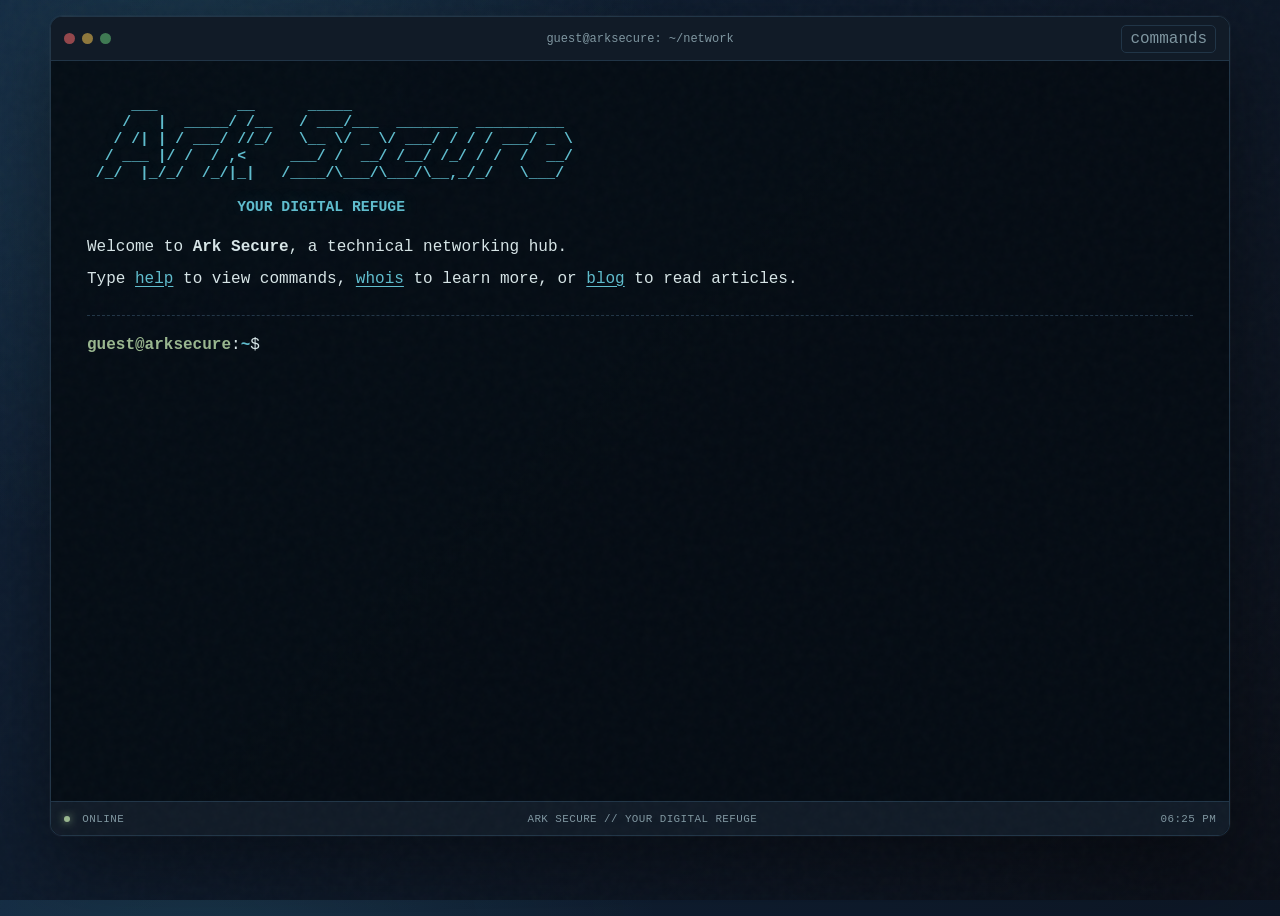
<file: index.html>
<!doctype html>
<html lang="en">
<head>
  <meta charset="utf-8">
  <meta name="viewport" content="width=device-width,initial-scale=1">
  <meta name="description" content="Ark Secure — Joseph Cilenti's terminal-style networking hub for cybersecurity, Linux, networking, software, AI, radio, and maker projects.">
  <meta name="theme-color" content="#0b0f18">
  <title>Ark Secure // Terminal</title>
  <link rel="icon" href="assets/favicon.svg" type="image/svg+xml">
  <link rel="stylesheet" href="assets/css/site.css">
</head>
<body>
  <a class="skip-link" href="#terminal-input">Skip to terminal</a>
  <div class="noise" aria-hidden="true"></div>
  <main class="shell" aria-label="Ark Secure interactive terminal">
    <header class="window-bar">
      <div class="window-controls" aria-hidden="true"><span></span><span></span><span></span></div>
      <div class="window-title">guest@arksecure: ~/network</div>
      <button id="mobile-help" class="utility-button" type="button">commands</button>
    </header>

    <section id="terminal" class="terminal" role="log" aria-live="polite" aria-label="Terminal output">
      <div id="output"></div>
      <form id="terminal-form" class="prompt-line" autocomplete="off">
        <label class="sr-only" for="terminal-input">Enter a command</label>
        <span class="prompt-user">guest@arksecure</span><span class="prompt-separator">:</span><span class="prompt-path">~</span><span class="prompt-symbol">$</span>
        <input id="terminal-input" name="command" type="text" inputmode="text" autocapitalize="none" spellcheck="false" aria-describedby="input-hint" autofocus>
      </form>
      <p id="input-hint" class="sr-only">Type help to view available commands. Use up and down arrows for command history.</p>
    </section>

    <footer class="status-bar">
      <span><span class="status-dot"></span> ONLINE</span>
      <span>ARK SECURE // YOUR DIGITAL REFUGE</span>
      <span id="clock" aria-label="Current local time"></span>
    </footer>
  </main>
  <noscript><p class="noscript">JavaScript is required for the interactive terminal. Visit <a href="about.html">About</a> or <a href="projects.html">Projects</a>.</p></noscript>
  <script src="assets/js/config.js?v=2"></script>
  <script src="assets/js/terminal.js?v=2"></script>
</body>
</html>
</file>
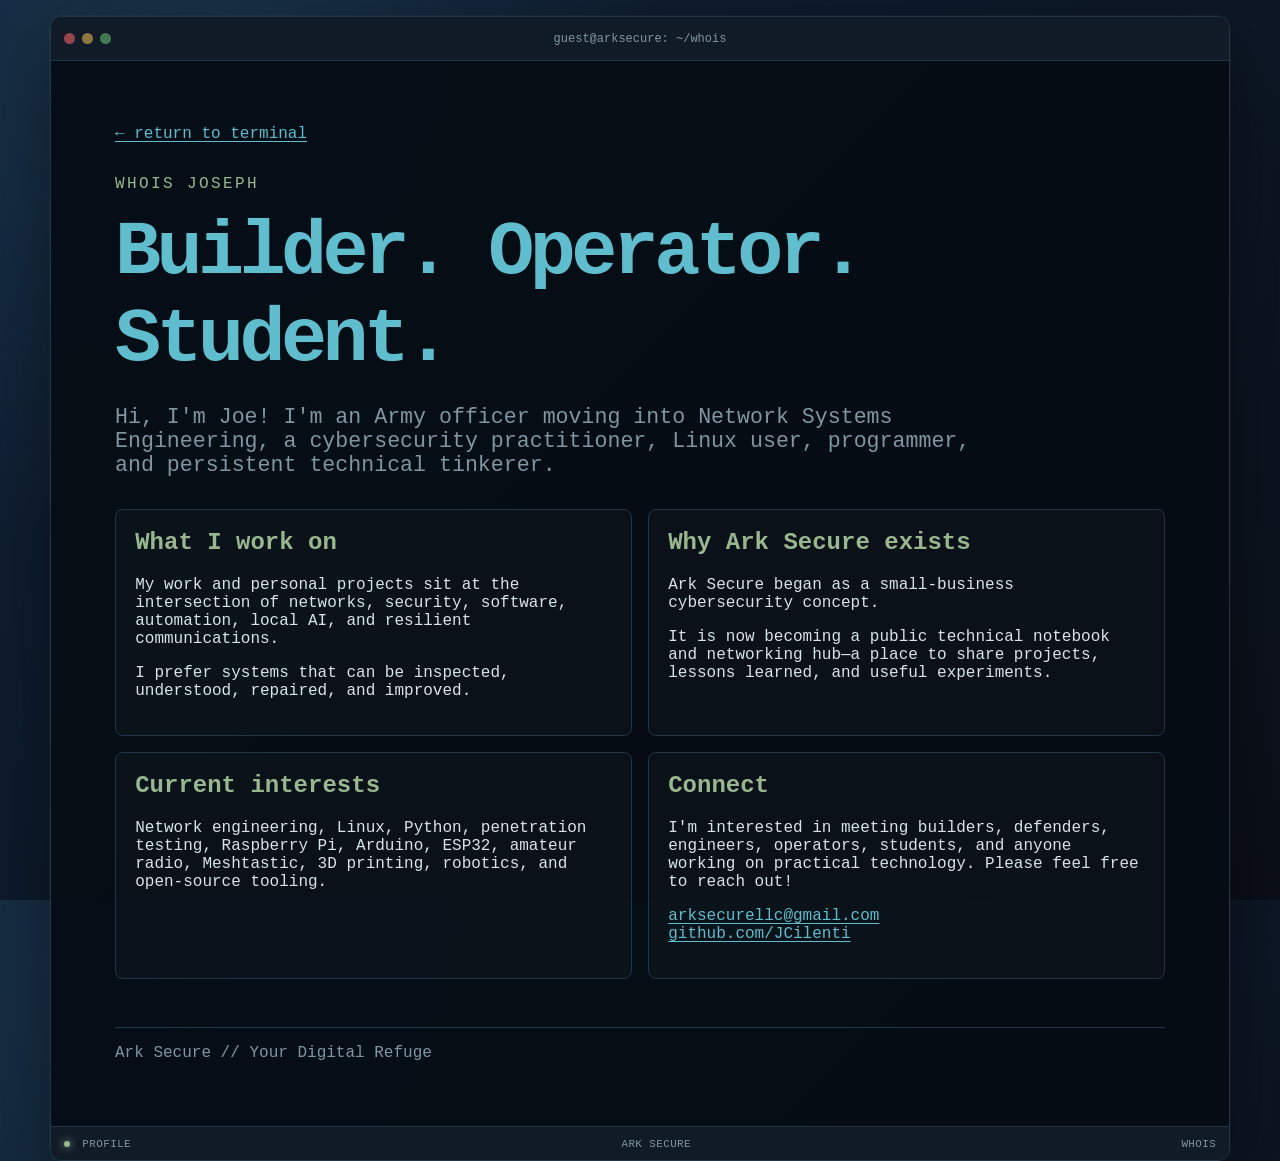
<file: about.html>
<!doctype html>
<html lang="en">

<head>
    <meta charset="utf-8">
    <meta name="viewport" content="width=device-width, initial-scale=1">

    <title>Whois // Ark Secure</title>

    <link
        rel="icon"
        href="assets/favicon.svg"
        type="image/svg+xml"
    >

    <link
        rel="stylesheet"
        href="assets/css/site.css"
    >
</head>

<body class="page">

    <main class="shell">

        <!-- Terminal Window Header -->
        <header class="window-bar">

            <div class="window-controls" aria-hidden="true">
                <span></span>
                <span></span>
                <span></span>
            </div>

            <div class="window-title">
                guest@arksecure: ~/whois
            </div>

        </header>


        <!-- Main Page Content -->
        <article class="content">

            <a class="back-link" href="index.html">
                ← return to terminal
            </a>

            <p class="eyebrow">
                whois joseph
            </p>

            <h1>
                Builder. Operator. Student.
            </h1>

            <p class="lede">
                Hi, I'm Joe! I'm an Army officer moving into Network Systems
                Engineering, a cybersecurity practitioner, Linux user,
                programmer, and persistent technical tinkerer.
            </p>


            <!-- Information Cards -->
            <div class="content-grid">

                <!-- What I Work On -->
                <section class="card">

                    <h2>What I work on</h2>

                    <p>
                        My work and personal projects sit at the intersection
                        of networks, security, software, automation, local AI,
                        and resilient communications.
                    </p>

                    <p>
                        I prefer systems that can be inspected, understood,
                        repaired, and improved.
                    </p>

                </section>


                <!-- Ark Secure -->
                <section class="card">

                    <h2>Why Ark Secure exists</h2>

                    <p>
                        Ark Secure began as a small-business cybersecurity
                        concept.
                    </p>

                    <p>
                        It is now becoming a public technical notebook and
                        networking hub—a place to share projects, lessons
                        learned, and useful experiments.
                    </p>

                </section>


                <!-- Current Interests -->
                <section class="card">

                    <h2>Current interests</h2>

                    <p>
                        Network engineering,
                        Linux,
                        Python,
                        penetration testing,
                        Raspberry Pi,
                        Arduino,
                        ESP32,
                        amateur radio,
                        Meshtastic,
                        3D printing,
                        robotics,
                        and open-source tooling.
                    </p>

                </section>


                <!-- Contact Information -->
                <section class="card">

                    <h2>Connect</h2>

                    <p>
                        I'm interested in meeting builders, defenders,
                        engineers, operators, students, and anyone working
                        on practical technology. Please feel free to reach out!
                    </p>

                    <p>
                        <a
                            href="mailto:arksecurellc@gmail.com?subject=Connecting%20through%20Ark%20Secure"
                        >
                            arksecurellc@gmail.com
                        </a>

                        <br>

                        <a
                            href="https://github.com/JCilenti"
                            target="_blank"
                            rel="noopener noreferrer"
                        >
                            github.com/JCilenti
                        </a>
                    </p>

                </section>

            </div>


            <!-- Footer -->
            <footer class="page-footer">
                Ark Secure // Your Digital Refuge
            </footer>

        </article>


        <!-- Terminal Status Bar -->
        <div class="status-bar">

            <span>
                <span class="status-dot"></span>
                PROFILE
            </span>

            <span>ARK SECURE</span>

            <span>WHOIS</span>

        </div>

    </main>

</body>

</html>
</file>
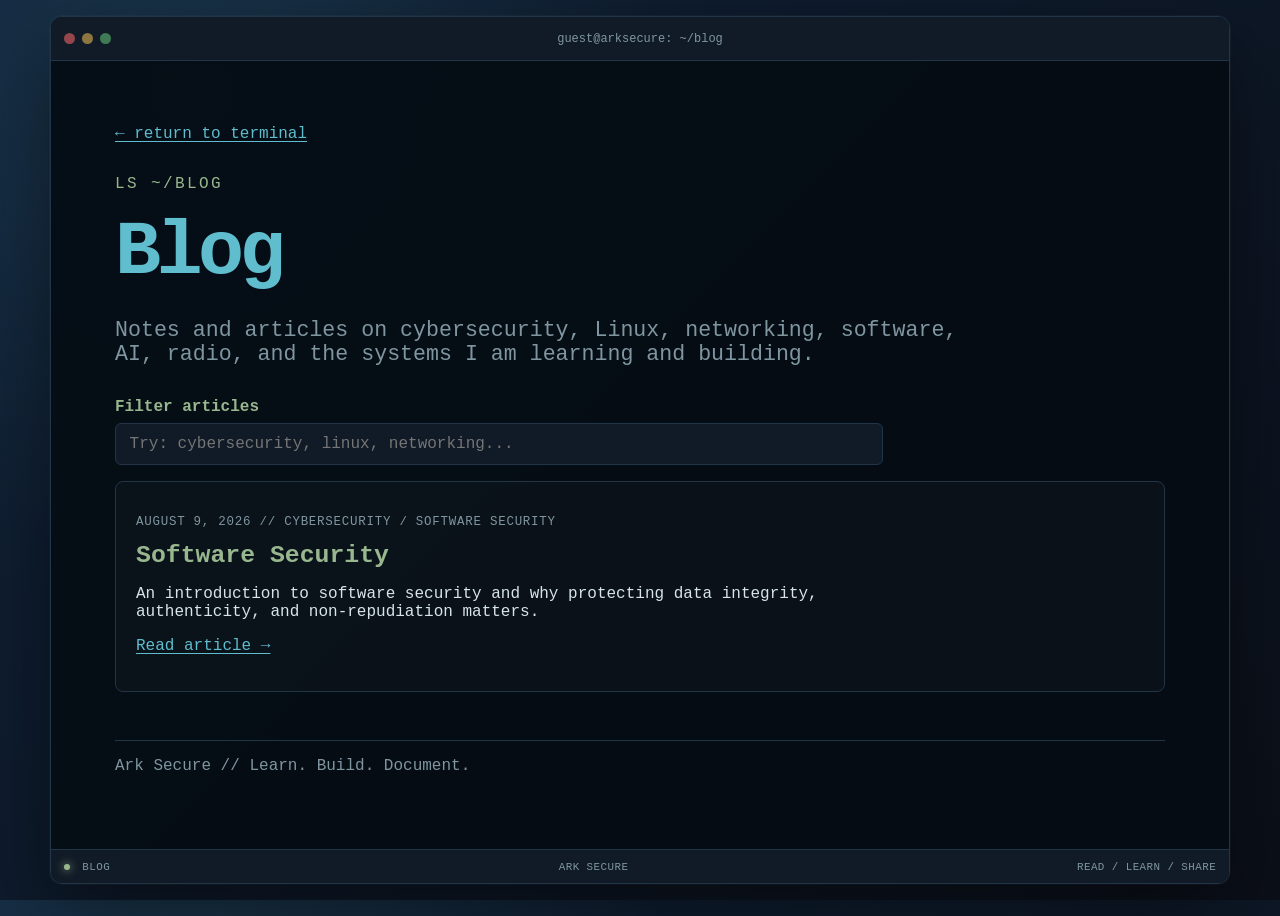
<file: blog.html>
<!doctype html>
<html lang="en">

<head>
    <meta charset="utf-8">
    <meta name="viewport" content="width=device-width, initial-scale=1">
    <meta name="description" content="Ark Secure technical articles covering cybersecurity, software security, Linux, networking, AI, radio, and maker projects.">

    <title>Blog // Ark Secure</title>

    <link rel="icon" href="assets/favicon.svg" type="image/svg+xml">
    <link rel="stylesheet" href="assets/css/site.css">
</head>

<body class="page">

    <main class="shell">

        <header class="window-bar">
            <div class="window-controls" aria-hidden="true">
                <span></span>
                <span></span>
                <span></span>
            </div>

            <div class="window-title">
                guest@arksecure: ~/blog
            </div>
        </header>

        <article class="content">

            <a class="back-link" href="index.html">
                ← return to terminal
            </a>

            <p class="eyebrow">ls ~/blog</p>

            <h1>Blog</h1>

            <p class="lede">
                Notes and articles on cybersecurity, Linux, networking,
                software, AI, radio, and the systems I am learning and building.
            </p>

            <div class="blog-toolbar">
                <label for="blog-filter">Filter articles</label>
                <input
                    id="blog-filter"
                    type="search"
                    placeholder="Try: cybersecurity, linux, networking..."
                    autocomplete="off"
                >
            </div>

            <section id="blog-list" class="blog-grid" aria-live="polite"></section>

            <p id="blog-empty" class="muted" hidden>
                No articles match that filter.
            </p>

            <footer class="page-footer">
                Ark Secure // Learn. Build. Document.
            </footer>

        </article>

        <div class="status-bar">
            <span><span class="status-dot"></span> BLOG</span>
            <span>ARK SECURE</span>
            <span>READ / LEARN / SHARE</span>
        </div>

    </main>

    <script src="assets/js/config.js"></script>
    <script src="assets/js/blog.js"></script>
</body>

</html>
</file>
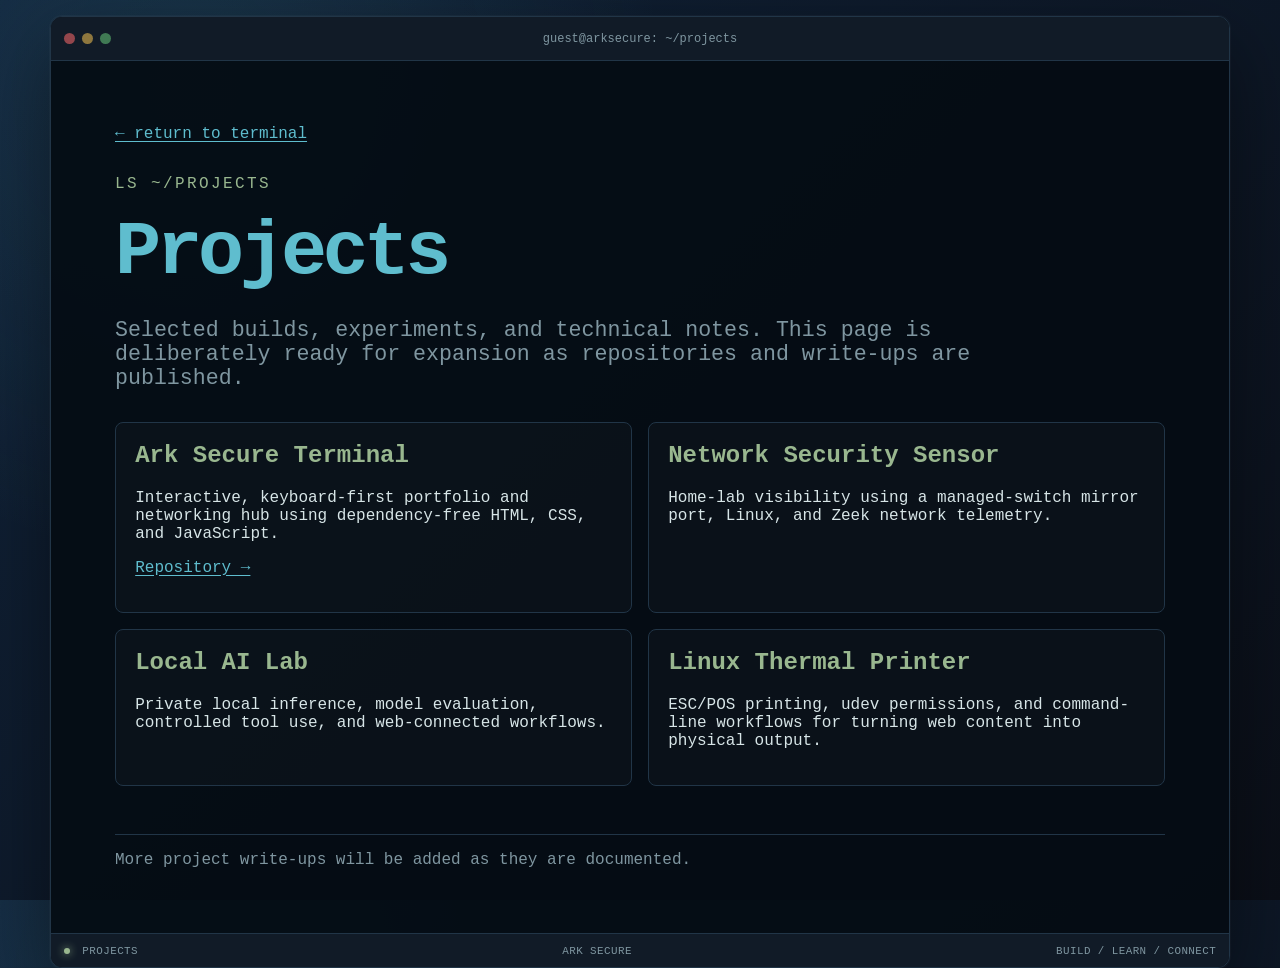
<file: projects.html>
<!doctype html>
<html lang="en">

<head>
    <meta charset="utf-8">
    <meta name="viewport" content="width=device-width, initial-scale=1">

    <title>Projects // Ark Secure</title>

    <link
        rel="icon"
        href="assets/favicon.svg"
        type="image/svg+xml"
    >

    <link
        rel="stylesheet"
        href="assets/css/site.css"
    >
</head>

<body class="page">

    <main class="shell">

        <!-- Terminal Window Header -->
        <header class="window-bar">

            <div class="window-controls" aria-hidden="true">
                <span></span>
                <span></span>
                <span></span>
            </div>

            <div class="window-title">
                guest@arksecure: ~/projects
            </div>

        </header>


        <!-- Main Page Content -->
        <article class="content">

            <a class="back-link" href="index.html">
                ← return to terminal
            </a>

            <p class="eyebrow">
                ls ~/projects
            </p>

            <h1>
                Projects
            </h1>

            <p class="lede">
                Selected builds, experiments, and technical notes.
                This page is deliberately ready for expansion as
                repositories and write-ups are published.
            </p>


            <!-- Project Cards -->
            <div class="content-grid">

                <!-- Ark Secure Terminal -->
                <section class="card">

                    <h2>Ark Secure Terminal</h2>

                    <p>
                        Interactive, keyboard-first portfolio and networking
                        hub using dependency-free HTML, CSS, and JavaScript.
                    </p>

                    <p>
                        <a
                            href="https://github.com/JCilenti/arksecure"
                            target="_blank"
                            rel="noopener noreferrer"
                        >
                            Repository →
                        </a>
                    </p>

                </section>


                <!-- Network Security Sensor -->
                <section class="card">

                    <h2>Network Security Sensor</h2>

                    <p>
                        Home-lab visibility using a managed-switch mirror
                        port, Linux, and Zeek network telemetry.
                    </p>

                </section>


                <!-- Local AI Lab -->
                <section class="card">

                    <h2>Local AI Lab</h2>

                    <p>
                        Private local inference, model evaluation,
                        controlled tool use, and web-connected workflows.
                    </p>

                </section>


                <!-- Linux Thermal Printer -->
                <section class="card">

                    <h2>Linux Thermal Printer</h2>

                    <p>
                        ESC/POS printing, udev permissions, and
                        command-line workflows for turning web content
                        into physical output.
                    </p>

                </section>

            </div>


            <!-- Footer -->
            <footer class="page-footer">
                More project write-ups will be added as they are documented.
            </footer>

        </article>


        <!-- Terminal Status Bar -->
        <div class="status-bar">

            <span>
                <span class="status-dot"></span>
                PROJECTS
            </span>

            <span>ARK SECURE</span>

            <span>BUILD / LEARN / CONNECT</span>

        </div>

    </main>

</body>

</html>
</file>
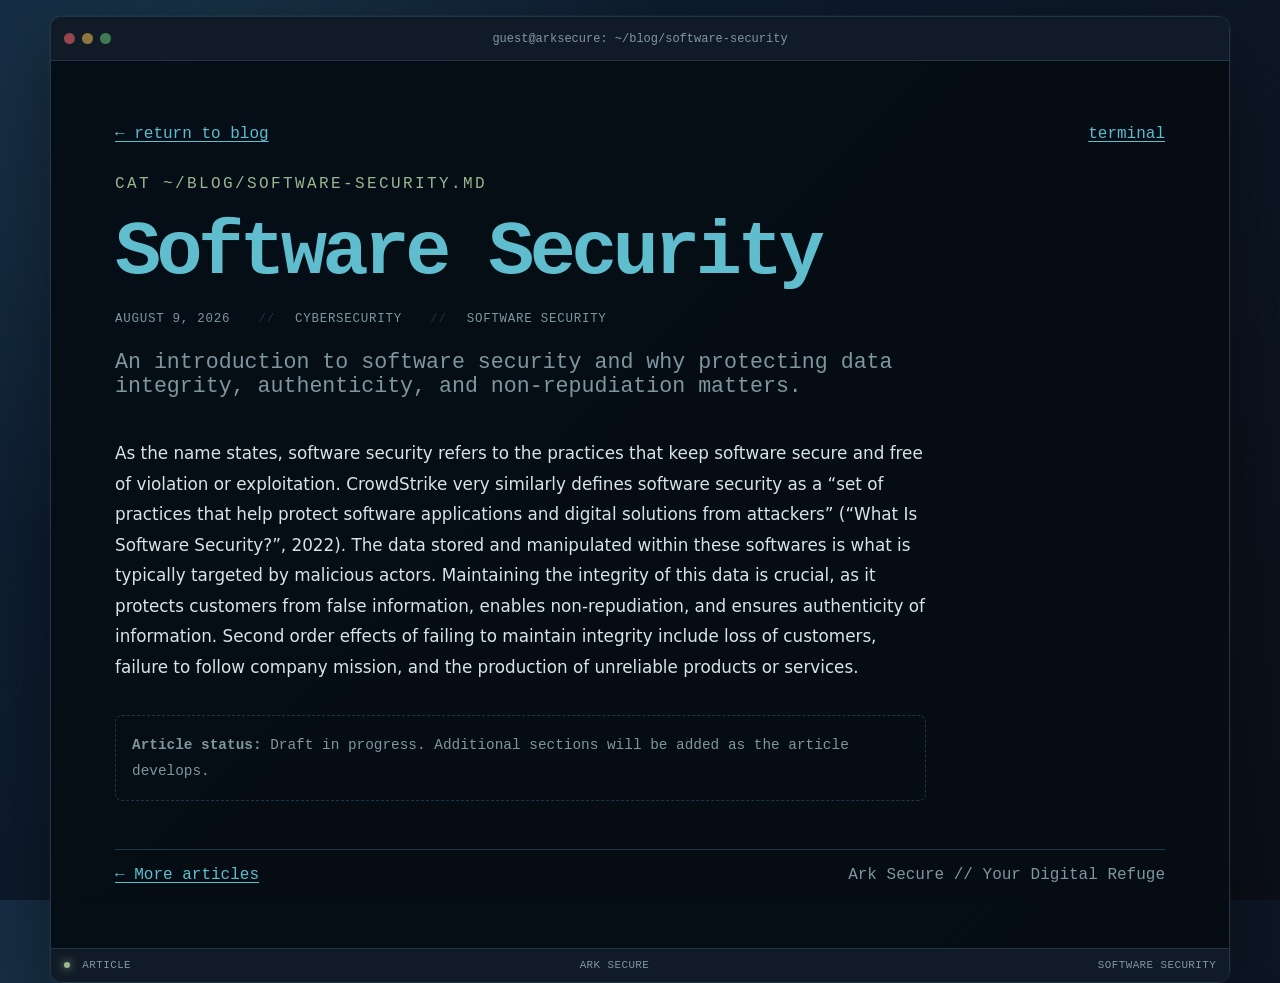
<file: blog/software-security.html>
<!doctype html>
<html lang="en">

<head>
    <meta charset="utf-8">
    <meta name="viewport" content="width=device-width, initial-scale=1">
    <meta name="description" content="An introduction to software security and the importance of data integrity, authenticity, and non-repudiation.">

    <title>Software Security // Ark Secure</title>

    <link rel="icon" href="../assets/favicon.svg" type="image/svg+xml">
    <link rel="stylesheet" href="../assets/css/site.css">
</head>

<body class="page">

    <main class="shell">

        <header class="window-bar">
            <div class="window-controls" aria-hidden="true">
                <span></span>
                <span></span>
                <span></span>
            </div>

            <div class="window-title">
                guest@arksecure: ~/blog/software-security
            </div>
        </header>

        <article class="content article-content">

            <nav class="article-nav" aria-label="Article navigation">
                <a class="back-link" href="../blog.html">← return to blog</a>
                <a class="back-link" href="../index.html">terminal</a>
            </nav>

            <p class="eyebrow">cat ~/blog/software-security.md</p>

            <h1>Software Security</h1>

            <div class="article-meta">
                <span>August 9, 2026</span>
                <span>Cybersecurity</span>
                <span>Software Security</span>
            </div>

            <p class="lede">
                An introduction to software security and why protecting data
                integrity, authenticity, and non-repudiation matters.
            </p>

            <div class="article-body">
                <p>
                    As the name states, software security refers to the practices that keep software secure and free of violation or exploitation. CrowdStrike very similarly defines software security as a “set of practices that help protect software applications and digital solutions from attackers” (“What Is Software Security?”, 2022). The data stored and manipulated within these softwares is what is typically targeted by malicious actors. Maintaining the integrity of this data is crucial, as it protects customers from false information, enables non-repudiation, and ensures authenticity of information. Second order effects of failing to maintain integrity include loss of customers, failure to follow company mission, and the production of unreliable products or services.
                </p>

                <aside class="draft-note">
                    <strong>Article status:</strong> Draft in progress. Additional sections will be added as the article develops.
                </aside>
            </div>

            <footer class="page-footer article-footer">
                <a href="../blog.html">← More articles</a>
                <span>Ark Secure // Your Digital Refuge</span>
            </footer>

        </article>

        <div class="status-bar">
            <span><span class="status-dot"></span> ARTICLE</span>
            <span>ARK SECURE</span>
            <span>SOFTWARE SECURITY</span>
        </div>

    </main>

</body>

</html>
</file>
<file: assets/css/site.css>
:root {
  --bg-start:#10233a; --bg-end:#0b0f18; --panel:rgba(5,12,20,.94);
  --panel-2:#111b27; --line:#213547; --text:#d7e5e7; --muted:#7f96a0;
  --cyan:#5fbdce; --green:#99b78f; --error:#ff7b86; --shadow:rgba(0,0,0,.45);
  color-scheme:dark;
}
:root.light-theme {
  --bg-start:#d9e7e8; --bg-end:#a9bcc1; --panel:rgba(245,250,250,.96);
  --panel-2:#e5eeee; --line:#a7bdc3; --text:#16262c; --muted:#536b73;
  --cyan:#176f82; --green:#466f39; --error:#a52b38; --shadow:rgba(10,35,45,.2);
  color-scheme:light;
}
*{box-sizing:border-box} html,body{height:100%} body{margin:0;overflow:hidden;background:radial-gradient(circle at 15% 10%,rgba(95,189,206,.13),transparent 35%),linear-gradient(135deg,var(--bg-start),var(--bg-end));color:var(--text);font-family:"SFMono-Regular",Consolas,"Liberation Mono",Menlo,monospace}
a{color:var(--cyan);text-underline-offset:.2em} a:hover{color:var(--green)} button,input{font:inherit}.skip-link{position:fixed;left:1rem;top:-4rem;z-index:10;background:var(--text);color:var(--panel);padding:.6rem 1rem}.skip-link:focus{top:1rem}.sr-only{position:absolute;width:1px;height:1px;padding:0;margin:-1px;overflow:hidden;clip:rect(0,0,0,0);white-space:nowrap;border:0}.noise{position:fixed;inset:0;pointer-events:none;opacity:.035;background-image:url("data:image/svg+xml,%3Csvg viewBox='0 0 120 120' xmlns='http://www.w3.org/2000/svg'%3E%3Cfilter id='n'%3E%3CfeTurbulence type='fractalNoise' baseFrequency='.9' numOctaves='3' stitchTiles='stitch'/%3E%3C/filter%3E%3Crect width='100%25' height='100%25' filter='url(%23n)' opacity='.7'/%3E%3C/svg%3E")}
.shell{width:min(1180px,calc(100% - 2rem));height:min(820px,calc(100% - 2rem));margin:1rem auto;border:1px solid var(--line);border-radius:12px;overflow:hidden;display:grid;grid-template-rows:44px 1fr 34px;background:var(--panel);box-shadow:0 28px 80px var(--shadow),0 0 0 1px rgba(255,255,255,.03)}
.window-bar,.status-bar{display:flex;align-items:center;background:var(--panel-2);border-color:var(--line)}.window-bar{border-bottom:1px solid var(--line);padding:0 .8rem;position:relative}.window-controls{display:flex;gap:.45rem}.window-controls span{width:11px;height:11px;border-radius:50%;background:var(--muted);opacity:.55}.window-controls span:first-child{background:#ff6b6b}.window-controls span:nth-child(2){background:#f5c451}.window-controls span:nth-child(3){background:#66c879}.window-title{position:absolute;left:50%;transform:translateX(-50%);font-size:.75rem;color:var(--muted);white-space:nowrap}.utility-button{margin-left:auto;border:1px solid var(--line);background:transparent;color:var(--muted);border-radius:5px;padding:.25rem .5rem;cursor:pointer}.utility-button:hover{color:var(--text);border-color:var(--cyan)}
.terminal{overflow:auto;padding:clamp(1rem,3vw,2.25rem);scrollbar-color:var(--line) transparent;line-height:1.55}.output-block{margin:0 0 1.1rem}.output-block p{margin:.45rem 0;max-width:80ch}.welcome{padding-bottom:1rem;border-bottom:1px dashed var(--line)}.ascii-banner{color:var(--cyan);font-weight:700;line-height:1.15;font-size:clamp(.46rem,1.25vw,.92rem);white-space:pre;overflow:hidden;margin:0 0 1.2rem;text-shadow:0 0 18px rgba(95,189,206,.24)}.prompt-line,.echo{display:flex;align-items:baseline;gap:0;white-space:nowrap}.prompt-user{color:var(--green);font-weight:700}.prompt-separator,.prompt-symbol{color:var(--text)}.prompt-path{color:var(--cyan);font-weight:700}.prompt-symbol{margin-right:.55rem}.prompt-line input{flex:1;min-width:0;border:0;outline:0;background:transparent;color:var(--text);caret-color:var(--cyan);padding:0}.muted{color:var(--muted)}.error{color:var(--error)}code{color:var(--green);background:var(--panel-2);padding:.08rem .32rem;border-radius:4px}.inline-command{border:0;background:none;padding:0;color:var(--cyan);text-decoration:underline;text-underline-offset:.2em;cursor:pointer}.inline-command:hover{color:var(--green)}
.command-grid{display:grid;grid-template-columns:minmax(7rem,10rem) 1fr;gap:.3rem 1rem;max-width:64rem}.command-grid>span:nth-child(odd){color:var(--green);font-weight:700}.terminal-list{padding-left:1.3rem}.terminal-list li::marker{color:var(--cyan)}.project-list{display:grid;gap:.8rem;max-width:70rem}.project-list article{display:grid;grid-template-columns:3rem 1fr;gap:.75rem;padding:.8rem;border:1px solid var(--line);border-radius:7px;background:rgba(255,255,255,.018)}.project-list h3,.project-detail h3{margin:0;color:var(--green);font-size:1rem}.project-list p{margin:.2rem 0}.project-number{color:var(--cyan)}.history-list{padding-left:3rem}.history-list li::marker{color:var(--muted)}.mini-fetch{color:var(--green)}
.status-bar{justify-content:space-between;border-top:1px solid var(--line);padding:0 .8rem;color:var(--muted);font-size:.68rem;letter-spacing:.04em}.status-dot{display:inline-block;width:6px;height:6px;border-radius:50%;background:var(--green);box-shadow:0 0 8px var(--green);margin-right:.35rem}.noscript{position:fixed;inset:auto 1rem 1rem;background:var(--panel);padding:1rem;border:1px solid var(--line)}
.page{overflow:auto}.page .shell{height:auto;min-height:calc(100% - 2rem)}.content{padding:clamp(1.25rem,5vw,4rem);overflow:auto}.content h1{font-size:clamp(2rem,6vw,5rem);margin:.1em 0;color:var(--cyan);letter-spacing:-.06em}.eyebrow{color:var(--green);text-transform:uppercase;letter-spacing:.15em}.lede{font-size:clamp(1rem,2vw,1.35rem);max-width:68ch;color:var(--muted)}.content-grid{display:grid;grid-template-columns:1fr 1fr;gap:1rem;margin-top:2rem}.card{border:1px solid var(--line);background:rgba(255,255,255,.018);padding:1.2rem;border-radius:8px}.card h2{color:var(--green);margin-top:0}.back-link{display:inline-block;margin-bottom:1rem}.page-footer{margin-top:3rem;padding-top:1rem;border-top:1px solid var(--line);color:var(--muted)}
@media(max-width:700px){body{overflow:hidden}.shell{width:100%;height:100%;margin:0;border:0;border-radius:0}.window-title{display:none}.status-bar span:nth-child(2){display:none}.terminal{padding:1rem}.ascii-banner{font-size:clamp(.38rem,1.75vw,.62rem)}.command-grid{grid-template-columns:6.5rem 1fr;font-size:.85rem}.content-grid{grid-template-columns:1fr}.page .shell{min-height:100%}}
@media(prefers-reduced-motion:no-preference){.status-dot{animation:pulse 2s infinite}@keyframes pulse{50%{opacity:.35}}}

/* Blog */
.blog-toolbar{margin:2rem 0 1rem;max-width:48rem}.blog-toolbar label{display:block;margin-bottom:.45rem;color:var(--green);font-weight:700}.blog-toolbar input{width:100%;border:1px solid var(--line);border-radius:6px;background:var(--panel-2);color:var(--text);padding:.7rem .85rem;outline:0}.blog-toolbar input:focus{border-color:var(--cyan);box-shadow:0 0 0 2px rgba(95,189,206,.12)}
.blog-grid{display:grid;gap:1rem;margin-top:1rem;max-width:72rem}.blog-card{border:1px solid var(--line);background:rgba(255,255,255,.018);padding:1.25rem;border-radius:8px}.blog-card h2{margin:.25rem 0 .65rem;font-size:clamp(1.15rem,2vw,1.55rem)}.blog-card h2 a{color:var(--green);text-decoration:none}.blog-card h2 a:hover{color:var(--cyan);text-decoration:underline}.blog-card p{max-width:72ch}.blog-card-meta,.blog-meta{color:var(--muted);font-size:.78rem;text-transform:uppercase;letter-spacing:.06em}
.blog-list{display:grid;gap:.8rem;max-width:70rem}.blog-list article{display:grid;grid-template-columns:3rem 1fr;gap:.75rem;padding:.8rem;border:1px solid var(--line);border-radius:7px;background:rgba(255,255,255,.018)}.blog-list h3{margin:0;color:var(--green);font-size:1rem}.blog-list p{margin:.2rem 0}.blog-number{color:var(--cyan)}

/* Long-form articles */
.article-content{max-width:100%}.article-nav{display:flex;justify-content:space-between;gap:1rem}.article-meta{display:flex;flex-wrap:wrap;gap:.5rem 1.25rem;margin:1rem 0 1.5rem;color:var(--muted);font-size:.78rem;text-transform:uppercase;letter-spacing:.06em}.article-meta span:not(:last-child)::after{content:" //";color:var(--line);margin-left:1.25rem}.article-body{max-width:76ch;margin-top:2.5rem;font-family:system-ui,-apple-system,BlinkMacSystemFont,"Segoe UI",sans-serif;font-size:1.05rem;line-height:1.82}.article-body p{margin:0 0 1.4rem}.article-body h2,.article-body h3{font-family:"SFMono-Regular",Consolas,"Liberation Mono",Menlo,monospace;color:var(--green);line-height:1.3;margin-top:2.2rem}.article-body blockquote{margin:1.5rem 0;padding:.2rem 0 .2rem 1.2rem;border-left:3px solid var(--cyan);color:var(--muted)}.article-body pre{overflow:auto;border:1px solid var(--line);border-radius:7px;background:var(--panel-2);padding:1rem;font-family:"SFMono-Regular",Consolas,"Liberation Mono",Menlo,monospace;font-size:.9rem;line-height:1.55}.article-body pre code{background:none;padding:0}.draft-note{margin-top:2rem;padding:1rem;border:1px dashed var(--line);border-radius:7px;color:var(--muted);font-family:"SFMono-Regular",Consolas,"Liberation Mono",Menlo,monospace;font-size:.9rem}.article-footer{display:flex;justify-content:space-between;gap:1rem;flex-wrap:wrap}

@media(max-width:700px){.article-nav{align-items:flex-start}.article-meta{display:grid;gap:.4rem}.article-meta span:not(:last-child)::after{content:"";margin:0}.article-body{font-size:1rem;line-height:1.72}.blog-list article{grid-template-columns:2.4rem 1fr}}

.banana-art {
    color: #f5c451;
    font-weight: 700;
    line-height: 1.1;
    white-space: pre;
    overflow-x: auto;
    text-shadow:
        0 0 6px rgba(245, 196, 81, 0.45),
        0 0 14px rgba(245, 196, 81, 0.2);
}
</file>
